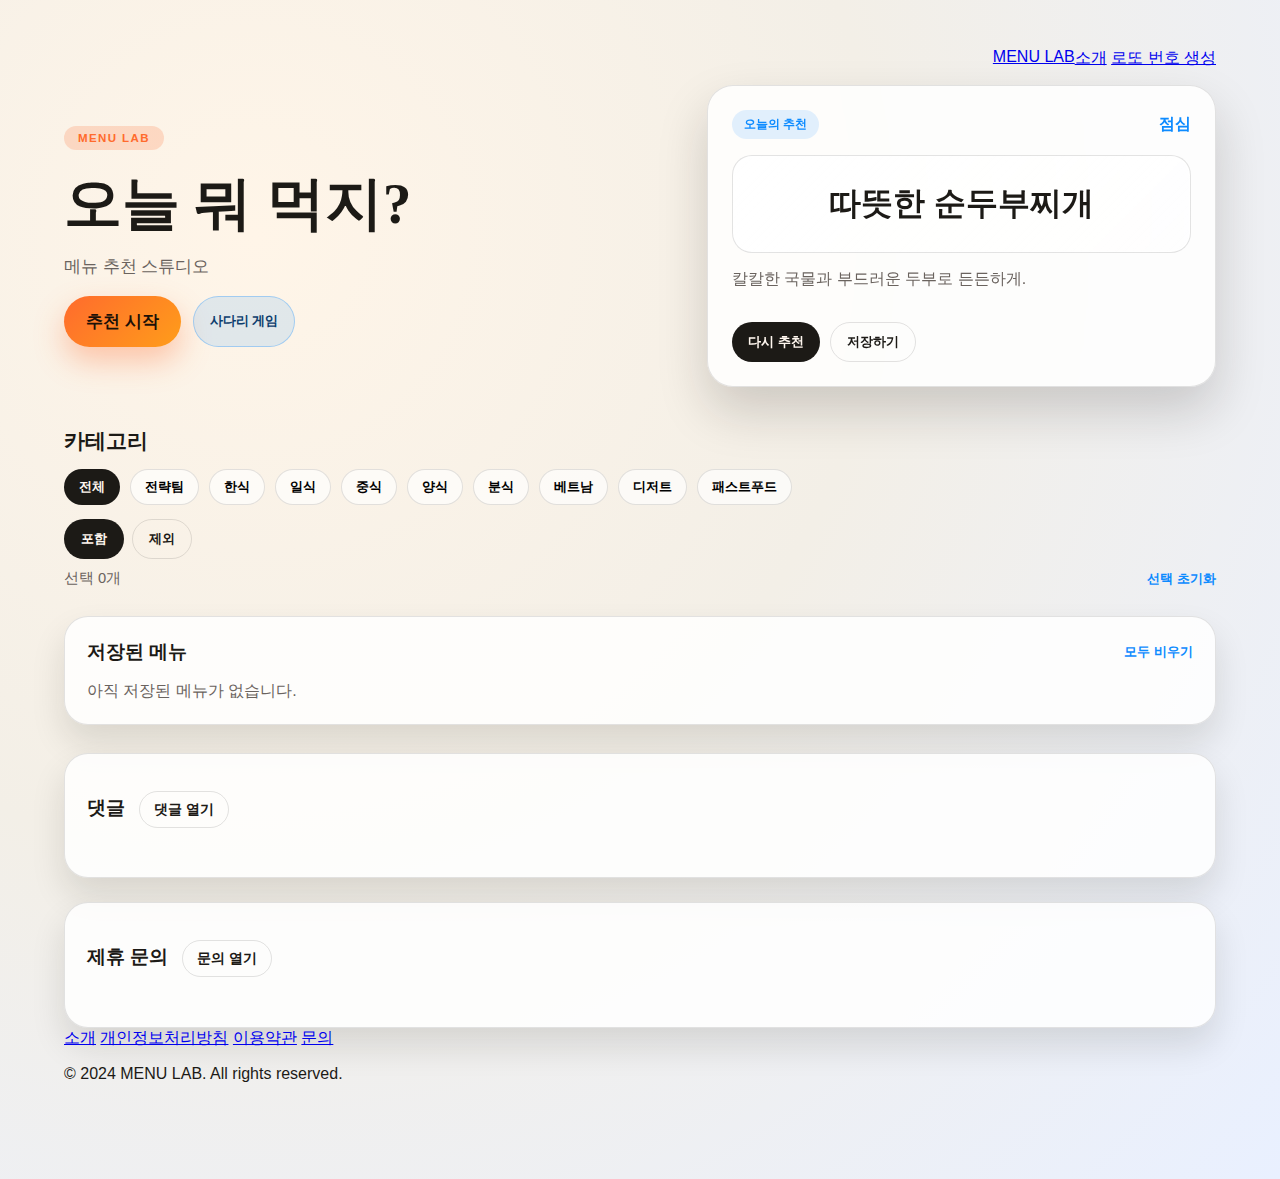
<file: index.html>
<!DOCTYPE html>
<html lang="ko">
<head>
    <meta charset="UTF-8">
    <meta name="viewport" content="width=device-width, initial-scale=1.0">
    <meta name="google-adsense-account" content="ca-pub-5902400587011193">
    <meta name="description" content="메뉴 추천, 사다리 게임, 저장 기능으로 오늘의 식사를 빠르게 정리하는 메뉴 추천 스튜디오입니다.">
    <meta property="og:title" content="메뉴 추천 스튜디오">
    <meta property="og:description" content="카테고리 필터, 사다리 게임, 저장 기능으로 오늘의 메뉴를 쉽고 빠르게 고르세요.">
    <meta property="og:type" content="website">
    <meta property="og:locale" content="ko_KR">
    <title>메뉴 추천 스튜디오</title>
    <link rel="stylesheet" href="menu.css">
    <script async src="https://pagead2.googlesyndication.com/pagead/js/adsbygoogle.js?client=ca-pub-5902400587011193"
     crossorigin="anonymous"></script>
</head>
<body>
    <div class="page">
        <div class="top-actions">
            <a class="brand-link" href="index.html">MENU LAB</a>
            <nav class="site-nav">
                <a class="nav-link" href="about.html">소개</a>
                <a class="nav-link" href="lotto.html">로또 번호 생성</a>
            </nav>
        </div>
        <header class="hero">
            <div class="hero-copy">
                <span class="badge">MENU LAB</span>
                <h1>오늘 뭐 먹지?</h1>
                <p>메뉴 추천 스튜디오</p>
                <div class="hero-actions">
                    <button class="btn primary big" id="recommend-btn">추천 시작</button>
                    <button class="btn ghost" id="ladder-open">사다리 게임</button>
                </div>
            </div>
            <div class="hero-card">
                <div class="hero-card-header">
                    <span class="pill">오늘의 추천</span>
                    <span class="hero-time" id="time-slot">점심</span>
                </div>
                <div class="slot-machine" id="slot-machine">
                    <div class="slot-window" id="slot-window">
                        <div class="slot-track" id="slot-track">
                            <h2 id="menu-title">따뜻한 순두부찌개</h2>
                        </div>
                    </div>
                    <div class="slot-fireworks" id="slot-fireworks">
                        <span></span><span></span><span></span><span></span><span></span><span></span>
                        <span></span><span></span><span></span><span></span><span></span><span></span>
                    </div>
                </div>
                <p id="menu-desc">칼칼한 국물과 부드러운 두부로 든든하게.</p>
                <div class="tag-row" id="menu-tags"></div>
                <div class="hero-card-actions">
                    <button class="btn subtle" id="reroll-btn">다시 추천</button>
                    <button class="btn outline" id="save-btn">저장하기</button>
                </div>
            </div>
        </header>

        <section class="filters">
            <div class="filter-header">
                <div class="filter-title">
                    <h3>카테고리</h3>
                </div>
            </div>
            <div class="filter-buttons" id="category-buttons">
                <button class="chip is-active" data-category="all">전체</button>
                <button class="chip" data-category="strategy">전략팀</button>
                <button class="chip" data-category="korean">한식</button>
                <button class="chip" data-category="japanese">일식</button>
                <button class="chip" data-category="chinese">중식</button>
                <button class="chip" data-category="western">양식</button>
                <button class="chip" data-category="street">분식</button>
                <button class="chip" data-category="vietnamese">베트남</button>
                <button class="chip" data-category="dessert">디저트</button>
                <button class="chip" data-category="fastfood">패스트푸드</button>
            </div>
            <div class="filter-actions">
                <div class="filter-toggle">
                    <button class="btn outline is-active" id="include-btn">포함</button>
                    <button class="btn outline" id="exclude-btn">제외</button>
                </div>
            </div>
            <div class="selection-bar">
                <span class="hint" id="selection-count">선택 0개</span>
                <button class="btn text" id="selection-reset">선택 초기화</button>
            </div>
        </section>

        <section class="menu-grid is-hidden" id="menu-grid"></section>

        <section class="saved">
            <div class="saved-header">
                <h3>저장된 메뉴</h3>
                <button class="btn text" id="clear-btn">모두 비우기</button>
            </div>
            <div class="saved-list" id="saved-list">
                <p class="empty-state">아직 저장된 메뉴가 없습니다.</p>
            </div>
        </section>

        <section class="comments">
            <div class="comments-header">
                <h3>댓글</h3>
                <button class="btn outline small" id="comments-toggle">댓글 열기</button>
            </div>
            <div id="disqus_thread" class="is-hidden"></div>
        </section>

        <section class="partner">
            <div class="partner-header">
                <h3>제휴 문의</h3>
                <button class="btn outline small" id="partner-toggle">문의 열기</button>
            </div>
            <form class="partner-form is-hidden" id="partner-form" action="https://formspree.io/f/xjggbznp" method="POST">
                <label>
                    <span>이름</span>
                    <input type="text" name="name" placeholder="담당자 이름" required>
                </label>
                <label>
                    <span>이메일</span>
                    <input type="email" name="email" placeholder="contact@email.com" required>
                </label>
                <label class="span-2">
                    <span>문의 내용</span>
                    <textarea name="message" rows="4" placeholder="간단한 제휴 내용을 적어주세요." required></textarea>
                </label>
                <button class="btn primary span-2" type="submit">제휴 문의 보내기</button>
            </form>
            <p class="form-note is-hidden">응답 확인을 위해 이메일을 정확히 입력해 주세요.</p>
            <p class="partner-status is-hidden" id="partner-status" role="status" aria-live="polite"></p>
        </section>

        <footer class="site-footer">
            <div class="footer-links">
                <a href="about.html">소개</a>
                <a href="privacy.html">개인정보처리방침</a>
                <a href="terms.html">이용약관</a>
                <a href="contact.html">문의</a>
            </div>
            <p class="footer-meta">© 2024 MENU LAB. All rights reserved.</p>
        </footer>
    </div>

    <div class="modal" id="ladder-modal" aria-hidden="true" role="dialog" aria-modal="true">
        <div class="modal-backdrop" data-close="true"></div>
        <div class="modal-card" role="document">
            <div class="modal-header">
                <div>
                    <span class="badge">MENU LAB</span>
                    <h3 id="ladder-title">카테고리 사다리 게임</h3>
                </div>
                <button class="btn text" id="ladder-close" aria-label="사다리 게임 닫기">닫기</button>
            </div>
            <p class="modal-desc" id="ladder-desc">시작 지점을 눌러 메뉴 결과를 확인하세요.</p>
            <div class="ladder-inputs">
                <div class="ladder-mode">
                    <button class="btn ghost ladder-mode-btn is-active" type="button" data-ladder-mode="auto">자동</button>
                    <button class="btn ghost ladder-mode-btn" type="button" data-ladder-mode="manual">수동</button>
                </div>
                <div class="ladder-section" data-ladder-section="auto">
                    <div class="ladder-input-group">
                        <div class="ladder-input-header">
                            <span>자동 카테고리</span>
                            <select class="ladder-select" id="ladder-category" aria-label="자동 사다리 카테고리"></select>
                        </div>
                    </div>
                    <div class="ladder-controls">
                        <button class="btn outline" id="ladder-reroll">사다리 다시 만들기</button>
                    </div>
                </div>
                <div class="ladder-section is-hidden" data-ladder-section="manual">
                    <div class="ladder-input-group">
                        <div class="ladder-input-header">
                            <span>수동 게임 수</span>
                            <select class="ladder-select" id="ladder-count" aria-label="수동 사다리 게임 수"></select>
                        </div>
                        <p class="ladder-hint">최대 12개까지 선택할 수 있습니다.</p>
                    </div>
                    <div class="ladder-input-group">
                        <div class="ladder-input-header">
                            <span>사다리 위(시작)</span>
                        </div>
                        <div class="ladder-input-list" id="ladder-top-list"></div>
                    </div>
                    <div class="ladder-input-group">
                        <div class="ladder-input-header">
                            <span>사다리 아래(도착)</span>
                        </div>
                        <div class="ladder-input-list" id="ladder-bottom-list"></div>
                    </div>
                    <button class="btn ghost small" id="ladder-manual">수동 사다리 만들기</button>
                </div>
            </div>
            <div class="ladder-board">
                <div class="ladder-labels ladder-top" id="ladder-top"></div>
                <canvas id="ladder-canvas" width="640" height="260"></canvas>
                <div class="ladder-labels ladder-bottom" id="ladder-bottom"></div>
            </div>
            <div class="ladder-result" id="ladder-result">결과가 여기에 표시됩니다.</div>
        </div>
    </div>

    <div class="modal result-modal" id="result-modal" aria-hidden="true" role="dialog" aria-modal="true">
        <div class="modal-backdrop" data-close="true"></div>
        <div class="modal-card result-card" role="document">
            <div class="celebration">
                <span></span><span></span><span></span><span></span><span></span><span></span>
                <span></span><span></span><span></span><span></span><span></span><span></span>
            </div>
            <div class="modal-header">
                <div>
                    <span class="badge">CONGRATS</span>
                    <h3>선택 완료!</h3>
                </div>
                <button class="btn text" id="result-close" aria-label="결과 닫기">닫기</button>
            </div>
            <div class="result-hero">
                <img id="result-image" alt="선택된 메뉴 이미지" />
                <div class="result-info">
                    <span class="pill" id="result-category">카테고리</span>
                    <h4 id="result-name">메뉴 이름</h4>
                    <p>오늘의 선택을 축하합니다. 맛있게 즐겨보세요!</p>
                </div>
            </div>
        </div>
    </div>

    <script src="menu.js"></script>
    <script>
        (function () {
            const d = document;
            const s = d.createElement('script');
            s.src = 'https://cpding.disqus.com/embed.js';
            s.setAttribute('data-timestamp', Date.now().toString());
            (d.head || d.body).appendChild(s);
        })();
    </script>
    <noscript>Please enable JavaScript to view the comments powered by Disqus.</noscript>
</body>
</html>
</file>
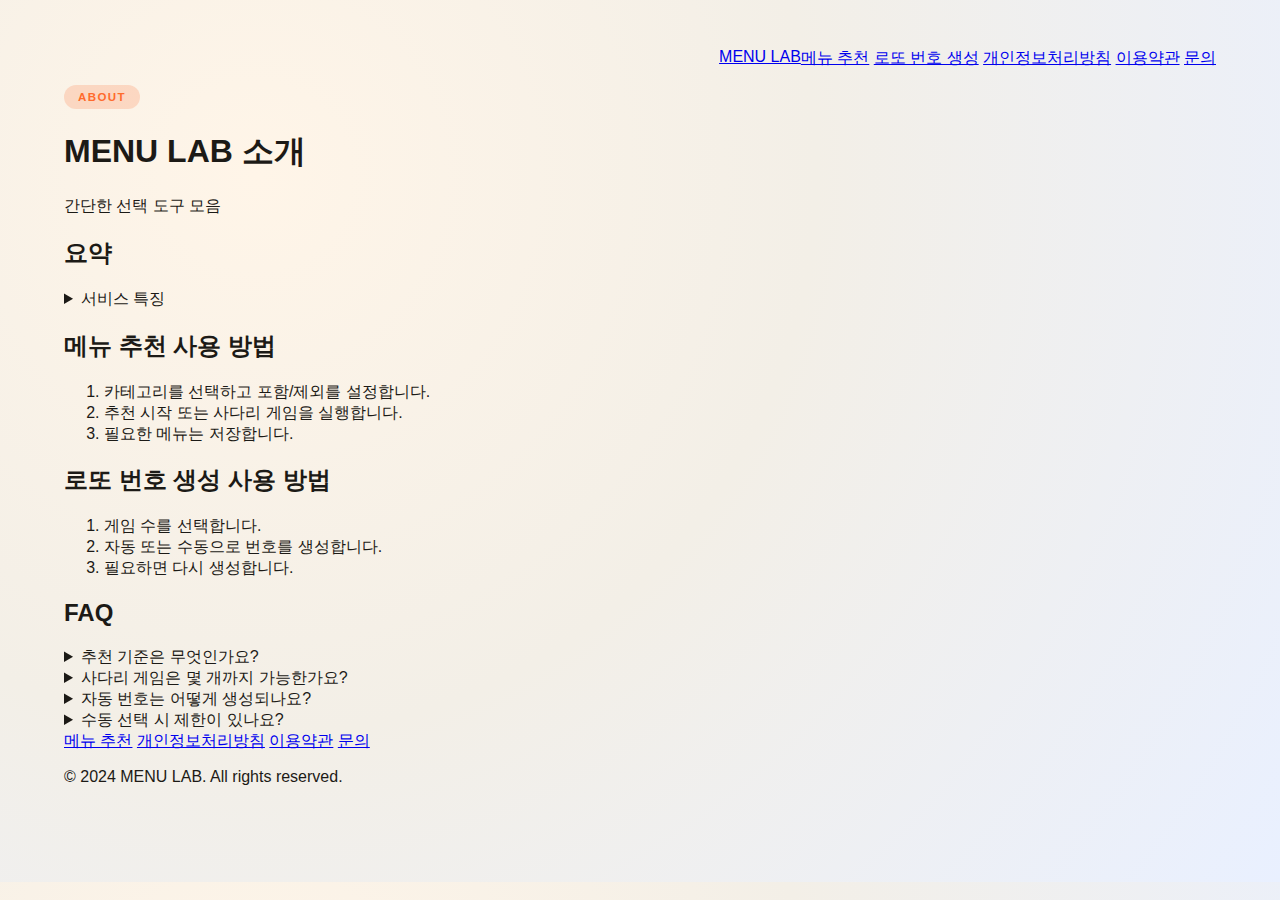
<file: about.html>
<!DOCTYPE html>
<html lang="ko">
<head>
    <meta charset="UTF-8">
    <meta name="viewport" content="width=device-width, initial-scale=1.0">
    <meta name="description" content="MENU LAB의 서비스 소개, 사용 방법, FAQ를 확인하세요.">
    <title>소개 - MENU LAB</title>
    <link rel="stylesheet" href="menu.css">
</head>
<body>
    <div class="page policy-page">
        <div class="top-actions">
            <a class="brand-link" href="index.html">MENU LAB</a>
            <nav class="site-nav">
                <a class="nav-link" href="index.html">메뉴 추천</a>
                <a class="nav-link" href="lotto.html">로또 번호 생성</a>
                <a class="nav-link" href="privacy.html">개인정보처리방침</a>
                <a class="nav-link" href="terms.html">이용약관</a>
                <a class="nav-link" href="contact.html">문의</a>
            </nav>
        </div>

        <header class="simple-hero">
            <span class="badge">ABOUT</span>
            <h1>MENU LAB 소개</h1>
            <p>간단한 선택 도구 모음</p>
        </header>

        <section class="content-block">
            <h2>요약</h2>
            <div class="faq-list">
                <details>
                    <summary>서비스 특징</summary>
                    <ul class="content-list">
                        <li>카테고리 기반 메뉴 추천</li>
                        <li>사다리 게임 지원</li>
                        <li>자동/수동 로또 번호 생성</li>
                    </ul>
                </details>
            </div>
        </section>

        <section class="content-block">
            <h2>메뉴 추천 사용 방법</h2>
            <ol class="steps">
                <li>카테고리를 선택하고 포함/제외를 설정합니다.</li>
                <li>추천 시작 또는 사다리 게임을 실행합니다.</li>
                <li>필요한 메뉴는 저장합니다.</li>
            </ol>
        </section>

        <section class="content-block">
            <h2>로또 번호 생성 사용 방법</h2>
            <ol class="steps">
                <li>게임 수를 선택합니다.</li>
                <li>자동 또는 수동으로 번호를 생성합니다.</li>
                <li>필요하면 다시 생성합니다.</li>
            </ol>
        </section>

        <section class="content-block">
            <h2>FAQ</h2>
            <div class="faq-list">
                <details>
                    <summary>추천 기준은 무엇인가요?</summary>
                    <p>선택한 카테고리와 포함/제외 목록을 기준으로 추천합니다.</p>
                </details>
                <details>
                    <summary>사다리 게임은 몇 개까지 가능한가요?</summary>
                    <p>자동은 최대 12개, 수동은 선택한 게임 수(최대 12개)로 진행됩니다.</p>
                </details>
                <details>
                    <summary>자동 번호는 어떻게 생성되나요?</summary>
                    <p>1~45 사이에서 중복 없이 6개를 선택합니다.</p>
                </details>
                <details>
                    <summary>수동 선택 시 제한이 있나요?</summary>
                    <p>6개 번호를 선택해야 합니다.</p>
                </details>
            </div>
        </section>

        <footer class="site-footer">
            <div class="footer-links">
                <a href="index.html">메뉴 추천</a>
                <a href="privacy.html">개인정보처리방침</a>
                <a href="terms.html">이용약관</a>
                <a href="contact.html">문의</a>
            </div>
            <p class="footer-meta">© 2024 MENU LAB. All rights reserved.</p>
        </footer>
    </div>
</body>
</html>
</file>
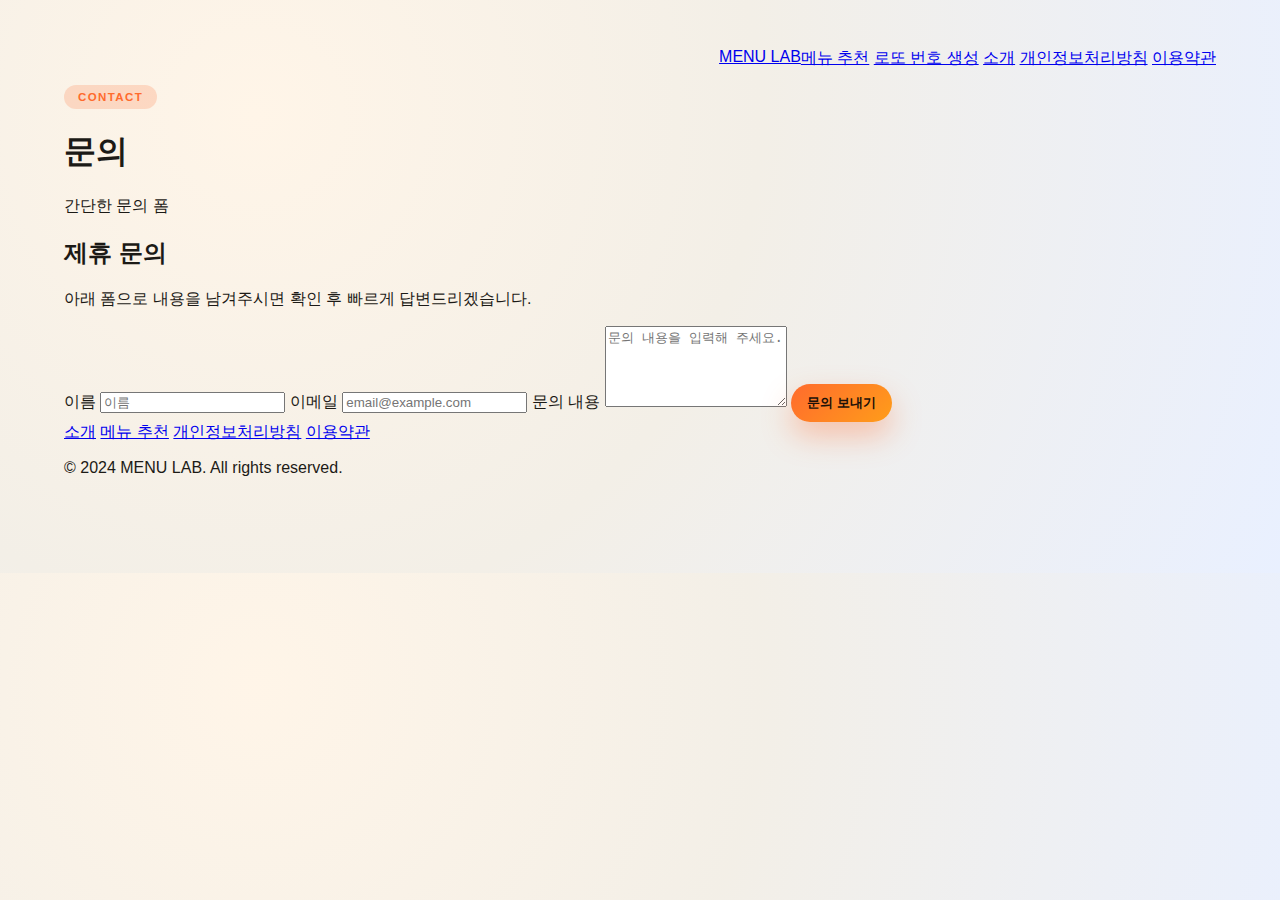
<file: contact.html>
<!DOCTYPE html>
<html lang="ko">
<head>
    <meta charset="UTF-8">
    <meta name="viewport" content="width=device-width, initial-scale=1.0">
    <meta name="description" content="MENU LAB 문의 및 연락처 안내">
    <title>문의 - MENU LAB</title>
    <link rel="stylesheet" href="menu.css">
</head>
<body>
    <div class="page policy-page">
        <div class="top-actions">
            <a class="brand-link" href="index.html">MENU LAB</a>
            <nav class="site-nav">
                <a class="nav-link" href="index.html">메뉴 추천</a>
                <a class="nav-link" href="lotto.html">로또 번호 생성</a>
                <a class="nav-link" href="about.html">소개</a>
                <a class="nav-link" href="privacy.html">개인정보처리방침</a>
                <a class="nav-link" href="terms.html">이용약관</a>
            </nav>
        </div>

        <header class="simple-hero">
            <span class="badge">CONTACT</span>
            <h1>문의</h1>
            <p>간단한 문의 폼</p>
        </header>

        <section class="content-block">
            <h2>제휴 문의</h2>
            <p>아래 폼으로 내용을 남겨주시면 확인 후 빠르게 답변드리겠습니다.</p>
            <form class="contact-form" action="https://formspree.io/f/xjggbznp" method="POST">
                <label>
                    <span>이름</span>
                    <input type="text" name="name" placeholder="이름" required>
                </label>
                <label>
                    <span>이메일</span>
                    <input type="email" name="email" placeholder="email@example.com" required>
                </label>
                <label>
                    <span>문의 내용</span>
                    <textarea name="message" rows="5" placeholder="문의 내용을 입력해 주세요." required></textarea>
                </label>
                <button class="btn primary" type="submit">문의 보내기</button>
            </form>
        </section>

        <footer class="site-footer">
            <div class="footer-links">
                <a href="about.html">소개</a>
                <a href="index.html">메뉴 추천</a>
                <a href="privacy.html">개인정보처리방침</a>
                <a href="terms.html">이용약관</a>
            </div>
            <p class="footer-meta">© 2024 MENU LAB. All rights reserved.</p>
        </footer>
    </div>
</body>
</html>
</file>
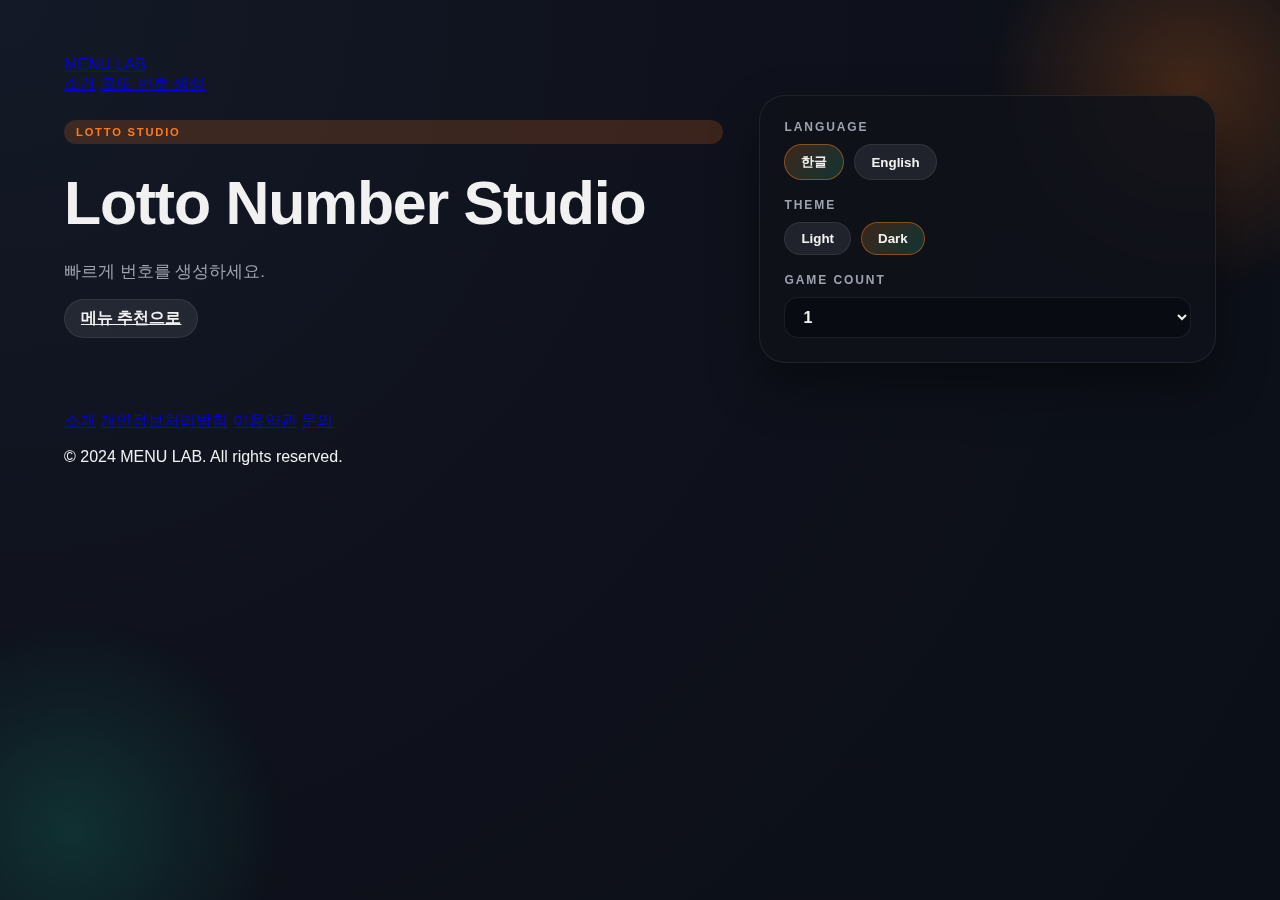
<file: lotto.html>
<!DOCTYPE html>
<html lang="ko">
<head>
    <meta charset="UTF-8">
    <meta name="viewport" content="width=device-width, initial-scale=1.0">
    <meta name="google-adsense-account" content="ca-pub-5902400587011193">
    <meta name="description" content="자동/수동으로 로또 번호를 생성하고 관리할 수 있는 로또 번호 스튜디오입니다.">
    <meta property="og:title" content="로또 번호 스튜디오">
    <meta property="og:description" content="게임 수를 선택해 자동 또는 수동으로 로또 번호를 생성하세요.">
    <meta property="og:type" content="website">
    <meta property="og:locale" content="ko_KR">
    <title>Lotto Number Studio</title>
    <link rel="stylesheet" href="style.css">
    <script async src="https://pagead2.googlesyndication.com/pagead/js/adsbygoogle.js?client=ca-pub-5902400587011193"
     crossorigin="anonymous"></script>
</head>
<body class="theme-dark">
    <div class="page">
        <div class="top-actions">
            <a class="brand-link" href="index.html">MENU LAB</a>
            <nav class="site-nav">
                <a class="nav-link" href="about.html">소개</a>
                <a class="nav-link" href="lotto.html">로또 번호 생성</a>
            </nav>
        </div>
        <header class="hero">
            <div class="hero-copy">
                <span class="badge">LOTTO STUDIO</span>
                <h1 data-i18n="title">Lotto Number Studio</h1>
                <p data-i18n="subtitle">빠르게 번호를 생성하세요.</p>
                <div class="hero-actions">
                    <a class="chip" href="index.html">메뉴 추천으로</a>
                </div>
            </div>
            <aside class="hero-panel">
                <div class="control-panel">
                    <div class="control-group">
                        <span class="control-label" data-i18n="language">Language</span>
                        <div class="control-buttons">
                        <button id="lang-ko" class="chip is-active">한글</button>
                        <button id="lang-en" class="chip">English</button>
                        </div>
                    </div>
                    <div class="control-group">
                        <span class="control-label" data-i18n="theme">Theme</span>
                        <div class="control-buttons">
                        <button id="theme-light" class="chip" data-i18n="lightMode">Light</button>
                        <button id="theme-dark" class="chip is-active" data-i18n="darkMode">Dark</button>
                        </div>
                    </div>
                    <div class="control-group">
                        <label class="control-label" for="game-count" data-i18n="gameCountLabel">Game Count</label>
                        <select id="game-count">
                            <option value="1">1</option>
                            <option value="2">2</option>
                            <option value="3">3</option>
                            <option value="4">4</option>
                            <option value="5">5</option>
                        </select>
                    </div>
                </div>
            </aside>
        </header>

        <section class="game-section">
            <div id="games" class="game-grid"></div>
        </section>

        <footer class="site-footer">
            <div class="footer-links">
                <a href="about.html">소개</a>
                <a href="privacy.html">개인정보처리방침</a>
                <a href="terms.html">이용약관</a>
                <a href="contact.html">문의</a>
            </div>
            <p class="footer-meta">© 2024 MENU LAB. All rights reserved.</p>
        </footer>
    </div>

    <div class="modal" id="manual-modal" aria-hidden="true">
        <div class="modal-card">
            <div class="modal-header">
                <h2 id="modal-title" data-i18n="modalTitle">Select 6 Numbers</h2>
                <button class="icon-btn" id="modal-close" aria-label="Close">×</button>
            </div>
            <div id="number-grid" class="number-grid"></div>
            <div class="modal-actions">
                <button id="modal-confirm" class="btn primary" data-i18n="confirm">Confirm</button>
                <button id="modal-cancel" class="btn ghost" data-i18n="cancel">Cancel</button>
            </div>
        </div>
    </div>

    <script src="main.js"></script>
</body>
</html>
</file>
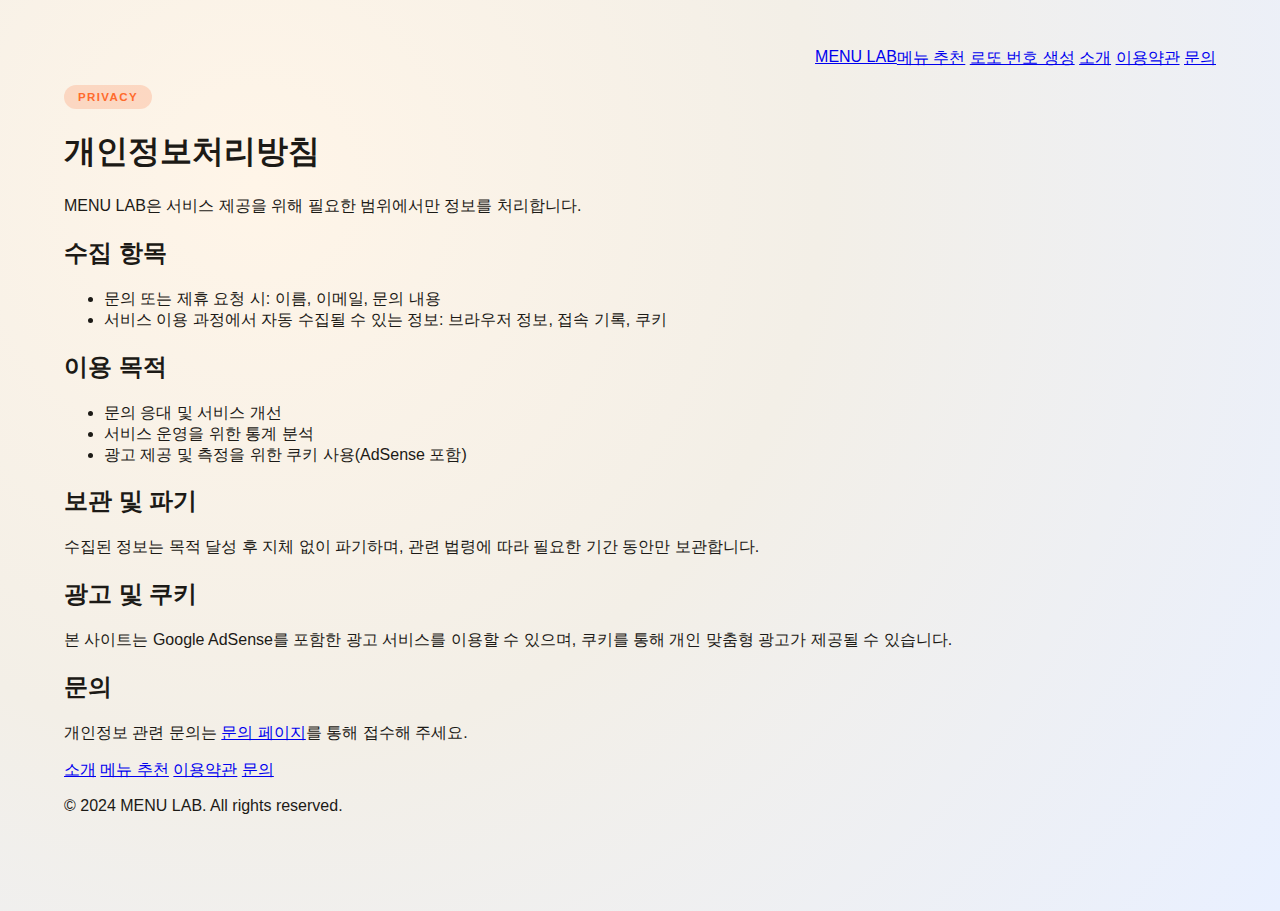
<file: privacy.html>
<!DOCTYPE html>
<html lang="ko">
<head>
    <meta charset="UTF-8">
    <meta name="viewport" content="width=device-width, initial-scale=1.0">
    <meta name="description" content="MENU LAB 개인정보처리방침">
    <title>개인정보처리방침 - MENU LAB</title>
    <link rel="stylesheet" href="menu.css">
</head>
<body>
    <div class="page policy-page">
        <div class="top-actions">
            <a class="brand-link" href="index.html">MENU LAB</a>
            <nav class="site-nav">
                <a class="nav-link" href="index.html">메뉴 추천</a>
                <a class="nav-link" href="lotto.html">로또 번호 생성</a>
                <a class="nav-link" href="about.html">소개</a>
                <a class="nav-link" href="terms.html">이용약관</a>
                <a class="nav-link" href="contact.html">문의</a>
            </nav>
        </div>

        <header class="simple-hero">
            <span class="badge">PRIVACY</span>
            <h1>개인정보처리방침</h1>
            <p>MENU LAB은 서비스 제공을 위해 필요한 범위에서만 정보를 처리합니다.</p>
        </header>

        <section class="content-block">
            <h2>수집 항목</h2>
            <ul class="content-list">
                <li>문의 또는 제휴 요청 시: 이름, 이메일, 문의 내용</li>
                <li>서비스 이용 과정에서 자동 수집될 수 있는 정보: 브라우저 정보, 접속 기록, 쿠키</li>
            </ul>
        </section>

        <section class="content-block">
            <h2>이용 목적</h2>
            <ul class="content-list">
                <li>문의 응대 및 서비스 개선</li>
                <li>서비스 운영을 위한 통계 분석</li>
                <li>광고 제공 및 측정을 위한 쿠키 사용(AdSense 포함)</li>
            </ul>
        </section>

        <section class="content-block">
            <h2>보관 및 파기</h2>
            <p>수집된 정보는 목적 달성 후 지체 없이 파기하며, 관련 법령에 따라 필요한 기간 동안만 보관합니다.</p>
        </section>

        <section class="content-block">
            <h2>광고 및 쿠키</h2>
            <p>본 사이트는 Google AdSense를 포함한 광고 서비스를 이용할 수 있으며, 쿠키를 통해 개인 맞춤형 광고가 제공될 수 있습니다.</p>
        </section>

        <section class="content-block">
            <h2>문의</h2>
            <p>개인정보 관련 문의는 <a href="contact.html">문의 페이지</a>를 통해 접수해 주세요.</p>
        </section>

        <footer class="site-footer">
            <div class="footer-links">
                <a href="about.html">소개</a>
                <a href="index.html">메뉴 추천</a>
                <a href="terms.html">이용약관</a>
                <a href="contact.html">문의</a>
            </div>
            <p class="footer-meta">© 2024 MENU LAB. All rights reserved.</p>
        </footer>
    </div>
</body>
</html>
</file>
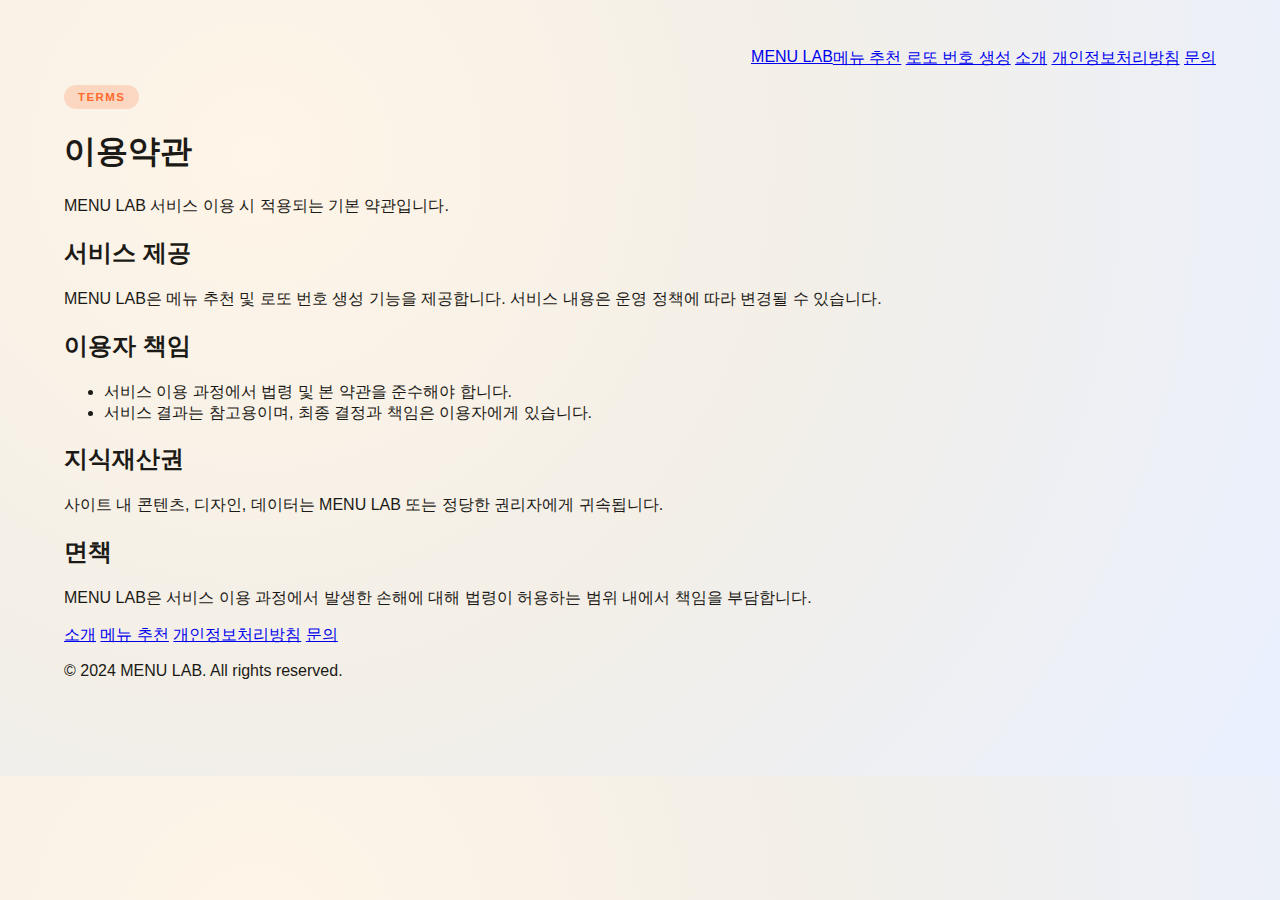
<file: terms.html>
<!DOCTYPE html>
<html lang="ko">
<head>
    <meta charset="UTF-8">
    <meta name="viewport" content="width=device-width, initial-scale=1.0">
    <meta name="description" content="MENU LAB 이용약관">
    <title>이용약관 - MENU LAB</title>
    <link rel="stylesheet" href="menu.css">
</head>
<body>
    <div class="page policy-page">
        <div class="top-actions">
            <a class="brand-link" href="index.html">MENU LAB</a>
            <nav class="site-nav">
                <a class="nav-link" href="index.html">메뉴 추천</a>
                <a class="nav-link" href="lotto.html">로또 번호 생성</a>
                <a class="nav-link" href="about.html">소개</a>
                <a class="nav-link" href="privacy.html">개인정보처리방침</a>
                <a class="nav-link" href="contact.html">문의</a>
            </nav>
        </div>

        <header class="simple-hero">
            <span class="badge">TERMS</span>
            <h1>이용약관</h1>
            <p>MENU LAB 서비스 이용 시 적용되는 기본 약관입니다.</p>
        </header>

        <section class="content-block">
            <h2>서비스 제공</h2>
            <p>MENU LAB은 메뉴 추천 및 로또 번호 생성 기능을 제공합니다. 서비스 내용은 운영 정책에 따라 변경될 수 있습니다.</p>
        </section>

        <section class="content-block">
            <h2>이용자 책임</h2>
            <ul class="content-list">
                <li>서비스 이용 과정에서 법령 및 본 약관을 준수해야 합니다.</li>
                <li>서비스 결과는 참고용이며, 최종 결정과 책임은 이용자에게 있습니다.</li>
            </ul>
        </section>

        <section class="content-block">
            <h2>지식재산권</h2>
            <p>사이트 내 콘텐츠, 디자인, 데이터는 MENU LAB 또는 정당한 권리자에게 귀속됩니다.</p>
        </section>

        <section class="content-block">
            <h2>면책</h2>
            <p>MENU LAB은 서비스 이용 과정에서 발생한 손해에 대해 법령이 허용하는 범위 내에서 책임을 부담합니다.</p>
        </section>

        <footer class="site-footer">
            <div class="footer-links">
                <a href="about.html">소개</a>
                <a href="index.html">메뉴 추천</a>
                <a href="privacy.html">개인정보처리방침</a>
                <a href="contact.html">문의</a>
            </div>
            <p class="footer-meta">© 2024 MENU LAB. All rights reserved.</p>
        </footer>
    </div>
</body>
</html>
</file>
<file: menu.css>
:root {
    --font-display: "Playfair Display", "Times New Roman", serif;
    --font-body: "Space Grotesk", "Segoe UI", sans-serif;
    --ink: #1c1a16;
    --muted: #6a635e;
    --brand: #ff6b2d;
    --brand-2: #0d8bff;
    --card: rgba(255, 255, 255, 0.84);
    --line: rgba(28, 26, 22, 0.12);
    --shadow: rgba(26, 24, 20, 0.18);
    --bg: radial-gradient(circle at 20% 20%, #fff5e8 0%, #f3efe7 45%, #e9f0ff 100%);
}

* {
    box-sizing: border-box;
}

body {
    margin: 0;
    font-family: var(--font-body);
    background: var(--bg);
    color: var(--ink);
}

.page {
    max-width: 1200px;
    margin: 0 auto;
    padding: 48px 24px 80px;
}

.top-actions {
    display: flex;
    justify-content: flex-end;
    margin-bottom: 16px;
}

.hero {
    display: grid;
    grid-template-columns: minmax(260px, 1.2fr) minmax(280px, 1fr);
    gap: 32px;
    align-items: center;
    margin-bottom: 40px;
}

.hero-copy h1 {
    font-family: var(--font-display);
    font-size: clamp(2.6rem, 2vw + 2.2rem, 3.6rem);
    margin: 16px 0 12px;
}

.hero-copy p {
    margin: 0;
    color: var(--muted);
    font-size: 1.05rem;
}

.hero-actions {
    display: flex;
    gap: 12px;
    margin-top: 18px;
    flex-wrap: wrap;
}

.badge {
    display: inline-flex;
    align-items: center;
    padding: 6px 14px;
    border-radius: 999px;
    background: rgba(255, 107, 45, 0.2);
    color: var(--brand);
    font-weight: 700;
    letter-spacing: 0.12em;
    font-size: 0.72rem;
}

.hero-card {
    background: var(--card);
    border-radius: 26px;
    padding: 24px;
    border: 1px solid var(--line);
    box-shadow: 0 24px 50px var(--shadow);
    backdrop-filter: blur(16px);
    display: grid;
    gap: 16px;
}

.hero-card h2 {
    font-size: 2rem;
    margin: 0;
}

.hero-card p {
    color: var(--muted);
    margin: 0;
}

.slot-machine {
    position: relative;
}

.slot-window {
    border-radius: 20px;
    padding: 16px 20px;
    background: linear-gradient(135deg, rgba(255, 255, 255, 0.85), rgba(255, 255, 255, 0.6));
    border: 1px solid var(--line);
    box-shadow: inset 0 0 0 1px rgba(255, 255, 255, 0.6);
    overflow: hidden;
}

.slot-track {
    display: grid;
    place-items: center;
    min-height: 64px;
}

.slot-machine.is-spinning .slot-window {
    animation: slotShake 0.3s ease-in-out infinite;
    filter: brightness(1.02);
}

.slot-machine.is-spinning #menu-title {
    animation: slotBlink 0.3s linear infinite;
}

.slot-machine.is-winner .slot-window {
    animation: slotWin 0.9s ease;
    box-shadow: 0 0 0 3px rgba(13, 139, 255, 0.2), 0 20px 40px rgba(13, 139, 255, 0.25);
}

.slot-machine.is-winner #menu-title {
    animation: slotPop 0.9s ease;
    color: #0c3d6d;
}

.slot-fireworks {
    position: absolute;
    inset: -10px;
    pointer-events: none;
    overflow: hidden;
    opacity: 0;
}

.slot-fireworks span {
    position: absolute;
    width: 8px;
    height: 14px;
    border-radius: 3px;
    background: #ff6b2d;
    opacity: 0;
}

.slot-fireworks span:nth-child(even) {
    background: #0d8bff;
}

.slot-machine.is-winner .slot-fireworks {
    opacity: 1;
}

.slot-machine.is-winner .slot-fireworks span {
    animation: slotConfetti 1.4s ease forwards;
}

.slot-fireworks span:nth-child(1) { left: 10%; top: 0%; animation-delay: 0s; }
.slot-fireworks span:nth-child(2) { left: 22%; top: -10%; animation-delay: 0.05s; }
.slot-fireworks span:nth-child(3) { left: 34%; top: -4%; animation-delay: 0.1s; }
.slot-fireworks span:nth-child(4) { left: 46%; top: -14%; animation-delay: 0.15s; }
.slot-fireworks span:nth-child(5) { left: 58%; top: -6%; animation-delay: 0.2s; }
.slot-fireworks span:nth-child(6) { left: 70%; top: -12%; animation-delay: 0.25s; }
.slot-fireworks span:nth-child(7) { left: 82%; top: -2%; animation-delay: 0.3s; }
.slot-fireworks span:nth-child(8) { left: 16%; top: -18%; animation-delay: 0.35s; }
.slot-fireworks span:nth-child(9) { left: 50%; top: -20%; animation-delay: 0.4s; }
.slot-fireworks span:nth-child(10) { left: 90%; top: -16%; animation-delay: 0.45s; }
.slot-fireworks span:nth-child(11) { left: 38%; top: -22%; animation-delay: 0.5s; }
.slot-fireworks span:nth-child(12) { left: 66%; top: -24%; animation-delay: 0.55s; }

.hero-card-header {
    display: flex;
    justify-content: space-between;
    align-items: center;
}

.hero-time {
    font-weight: 600;
    color: var(--brand-2);
}

.pill {
    background: rgba(13, 139, 255, 0.12);
    padding: 6px 12px;
    border-radius: 999px;
    font-size: 0.75rem;
    font-weight: 600;
    color: var(--brand-2);
}

.hero-card-actions {
    display: flex;
    gap: 10px;
    flex-wrap: wrap;
}

.btn {
    border: none;
    padding: 10px 16px;
    border-radius: 999px;
    font-weight: 600;
    cursor: pointer;
    transition: transform 0.2s ease, box-shadow 0.2s ease;
    text-decoration: none;
    display: inline-flex;
    align-items: center;
    justify-content: center;
}

.btn.primary {
    background: linear-gradient(135deg, #ff6b2d, #ff9d1a);
    color: #1c1108;
    box-shadow: 0 14px 30px rgba(255, 107, 45, 0.35);
}

.btn.ghost {
    background: rgba(13, 139, 255, 0.12);
    color: #0c3d6d;
    border: 1px solid rgba(13, 139, 255, 0.3);
}

.btn.subtle {
    background: #1c1a16;
    color: #fff7ef;
}

.btn.outline {
    background: transparent;
    border: 1px solid var(--line);
    color: var(--ink);
}

.btn.text {
    background: none;
    color: var(--brand-2);
    padding: 0;
}

.btn.small {
    padding: 8px 14px;
    font-size: 0.9rem;
}

.btn.big {
    padding: 14px 22px;
    font-size: 1.05rem;
}

.btn:hover {
    transform: translateY(-2px);
}

.btn:disabled {
    opacity: 0.6;
    cursor: not-allowed;
    transform: none;
}

.filters {
    margin-bottom: 28px;
}

.filter-header {
    display: flex;
    align-items: center;
    justify-content: space-between;
    gap: 14px;
    margin-bottom: 14px;
    flex-wrap: wrap;
}

.filter-title {
    display: flex;
    align-items: baseline;
    gap: 14px;
    flex-wrap: wrap;
}

.filter-header h3 {
    margin: 0;
    font-size: 1.3rem;
}

.hint {
    color: var(--muted);
    font-size: 0.92rem;
}

.filter-buttons {
    display: flex;
    gap: 10px;
    flex-wrap: wrap;
}

.filter-actions {
    margin-top: 14px;
    display: flex;
    align-items: center;
    justify-content: space-between;
    gap: 12px;
    flex-wrap: wrap;
}

.filter-toggle {
    display: flex;
    gap: 8px;
}

.filter-toggle .btn.is-active {
    background: #1c1a16;
    color: #fff7ef;
    border-color: transparent;
}

.selection-bar {
    margin-top: 10px;
    display: flex;
    align-items: center;
    justify-content: space-between;
    gap: 12px;
    flex-wrap: wrap;
}

.chip {
    border: 1px solid var(--line);
    padding: 8px 14px;
    border-radius: 999px;
    background: rgba(255, 255, 255, 0.65);
    cursor: pointer;
    font-weight: 600;
}

.chip.is-active {
    background: #1c1a16;
    color: #fff7ef;
}

.menu-grid {
    display: grid;
    grid-template-columns: repeat(auto-fit, minmax(220px, 1fr));
    gap: 20px;
    margin-bottom: 36px;
}

.menu-grid.is-hidden {
    display: none;
}

.menu-card {
    background: var(--card);
    border-radius: 20px;
    padding: 18px;
    border: 1px solid var(--line);
    box-shadow: 0 16px 28px rgba(26, 24, 20, 0.1);
    display: grid;
    gap: 10px;
    cursor: pointer;
    transition: transform 0.2s ease, box-shadow 0.2s ease;
}

.menu-card.is-selected {
    border-color: rgba(13, 139, 255, 0.6);
    box-shadow: 0 18px 36px rgba(13, 139, 255, 0.2);
    animation: selectPulse 0.6s ease;
}

.menu-card:hover {
    transform: translateY(-4px);
    box-shadow: 0 20px 34px rgba(26, 24, 20, 0.16);
}

.menu-card h4 {
    margin: 0;
    font-size: 1.2rem;
}

.menu-card p {
    margin: 0;
    color: var(--muted);
    font-size: 0.95rem;
}

.tag-row {
    display: flex;
    gap: 8px;
    flex-wrap: wrap;
}

.tag {
    font-size: 0.75rem;
    padding: 4px 10px;
    border-radius: 999px;
    background: rgba(255, 107, 45, 0.14);
    color: var(--brand);
    font-weight: 600;
}

.saved {
    background: var(--card);
    border-radius: 24px;
    padding: 22px;
    border: 1px solid var(--line);
    box-shadow: 0 18px 34px rgba(26, 24, 20, 0.12);
}

.comments {
    margin-top: 28px;
    background: var(--card);
    border-radius: 24px;
    padding: 22px;
    border: 1px solid var(--line);
    box-shadow: 0 18px 34px rgba(26, 24, 20, 0.12);
}

.comments-header {
    display: flex;
    align-items: baseline;
    gap: 14px;
    margin-bottom: 16px;
    flex-wrap: wrap;
}

.partner {
    margin-top: 24px;
    background: var(--card);
    border-radius: 24px;
    padding: 22px;
    border: 1px solid var(--line);
    box-shadow: 0 18px 34px rgba(26, 24, 20, 0.12);
}

.partner-header {
    display: flex;
    align-items: baseline;
    gap: 14px;
    margin-bottom: 16px;
    flex-wrap: wrap;
}

.partner-form {
    display: grid;
    grid-template-columns: repeat(2, minmax(0, 1fr));
    gap: 14px;
    background: rgba(255, 255, 255, 0.6);
    border-radius: 20px;
    padding: 18px;
    border: 1px solid rgba(28, 26, 22, 0.08);
}

.partner-form label {
    display: grid;
    gap: 8px;
    font-weight: 600;
}

.partner-form label span {
    color: var(--muted);
    font-size: 0.9rem;
    letter-spacing: 0.02em;
}

.partner-form input,
.partner-form textarea {
    border: 1px solid var(--line);
    border-radius: 14px;
    padding: 10px 12px;
    font-family: var(--font-body);
    font-size: 0.95rem;
    background: rgba(255, 255, 255, 0.8);
    color: var(--ink);
    transition: border-color 0.2s ease, box-shadow 0.2s ease, background 0.2s ease;
}

.partner-form input::placeholder,
.partner-form textarea::placeholder {
    color: rgba(106, 99, 94, 0.7);
}

.partner-form textarea {
    resize: vertical;
    min-height: 120px;
}

.partner-form input:focus,
.partner-form textarea:focus {
    outline: none;
    border-color: rgba(13, 139, 255, 0.5);
    box-shadow: 0 0 0 3px rgba(13, 139, 255, 0.15);
    background: #fff;
}

.partner-form .span-2 {
    grid-column: span 2;
}

.partner-form .btn {
    justify-self: start;
    padding: 12px 20px;
}

.form-note {
    margin: 12px 0 0;
    color: var(--muted);
    font-size: 0.9rem;
}

.partner-status {
    margin: 12px 0 0;
    color: #0c3d6d;
    font-weight: 600;
}

.partner-status.is-error {
    color: #b44a2a;
}

.is-hidden {
    display: none;
}

.saved-header {
    display: flex;
    justify-content: space-between;
    align-items: center;
    margin-bottom: 16px;
}

.saved-header h3 {
    margin: 0;
}

.saved-list {
    display: grid;
    gap: 12px;
}

.saved-item {
    padding: 12px 14px;
    border-radius: 16px;
    background: rgba(255, 255, 255, 0.7);
    border: 1px solid var(--line);
    display: grid;
    gap: 8px;
}

.saved-item span {
    display: block;
    color: var(--muted);
    font-size: 0.9rem;
}

.empty-state {
    margin: 0;
    color: var(--muted);
}

.modal {
    position: fixed;
    inset: 0;
    display: none;
    align-items: center;
    justify-content: center;
    z-index: 40;
}

.modal.is-open {
    display: flex;
}

.modal-backdrop {
    position: absolute;
    inset: 0;
    background: rgba(28, 26, 22, 0.5);
    backdrop-filter: blur(6px);
}

.modal-card {
    position: relative;
    width: min(92vw, 860px);
    max-height: 90vh;
    overflow: auto;
    background: var(--card);
    border-radius: 24px;
    padding: 24px;
    border: 1px solid var(--line);
    box-shadow: 0 24px 60px var(--shadow);
    display: grid;
    gap: 16px;
}

.result-modal {
    z-index: 50;
}

.result-card {
    width: min(92vw, 720px);
}

.modal-header {
    display: flex;
    justify-content: space-between;
    align-items: flex-start;
    gap: 16px;
}

.modal-header h3 {
    margin: 10px 0 0;
    font-size: 1.4rem;
}

.modal-desc {
    margin: 0;
    color: var(--muted);
}

.ladder-inputs {
    display: grid;
    gap: 12px;
    background: rgba(255, 255, 255, 0.7);
    border-radius: 18px;
    padding: 14px;
    border: 1px solid rgba(28, 26, 22, 0.08);
}

.ladder-inputs span {
    display: block;
    color: var(--muted);
    font-size: 0.9rem;
    font-weight: 600;
}

.ladder-input-group {
    display: grid;
    gap: 10px;
}

.ladder-input-header {
    display: flex;
    align-items: center;
    justify-content: space-between;
    gap: 10px;
}

.ladder-input-list {
    display: grid;
    gap: 8px;
}

.ladder-input-list input {
    width: 100%;
    border: 1px solid var(--line);
    border-radius: 12px;
    padding: 10px 12px;
    font-family: var(--font-body);
    font-size: 0.95rem;
    background: rgba(255, 255, 255, 0.85);
    color: var(--ink);
}

.ladder-input-list input:focus {
    outline: none;
    border-color: rgba(13, 139, 255, 0.5);
    box-shadow: 0 0 0 3px rgba(13, 139, 255, 0.12);
    background: #fff;
}

.ladder-controls {
    display: flex;
    justify-content: flex-end;
}

.ladder-board {
    border-radius: 18px;
    border: 1px solid var(--line);
    padding: 16px;
    background: rgba(255, 255, 255, 0.75);
    display: grid;
    gap: 12px;
}

.ladder-labels {
    display: grid;
    grid-template-columns: repeat(var(--ladder-columns, 2), minmax(0, 1fr));
    gap: 8px;
}

.ladder-start {
    background: rgba(13, 139, 255, 0.12);
    border: 1px solid rgba(13, 139, 255, 0.3);
    color: #0c3d6d;
    border-radius: 999px;
    padding: 6px 10px;
    font-weight: 600;
    cursor: pointer;
}

.ladder-start:disabled {
    opacity: 0.55;
    cursor: progress;
}

.ladder-start.is-active {
    background: #1c1a16;
    color: #fff7ef;
}

.ladder-end {
    padding: 6px 10px;
    border-radius: 999px;
    background: rgba(255, 107, 45, 0.12);
    color: var(--brand);
    font-weight: 600;
    text-align: center;
}

.ladder-end.is-reveal {
    animation: ladderPulse 0.8s ease;
    box-shadow: 0 10px 24px rgba(255, 107, 45, 0.25);
}

#ladder-canvas {
    width: 100%;
    height: 260px;
    display: block;
}

.ladder-result {
    padding: 12px 16px;
    border-radius: 14px;
    background: rgba(13, 139, 255, 0.1);
    color: #0c3d6d;
    font-weight: 600;
    text-align: center;
}

.ladder-result.is-reveal {
    animation: ladderGlow 0.9s ease;
    background: linear-gradient(135deg, rgba(255, 107, 45, 0.18), rgba(13, 139, 255, 0.2));
    color: #1c1a16;
    box-shadow: 0 18px 36px rgba(13, 139, 255, 0.25);
}

.result-hero {
    display: grid;
    grid-template-columns: minmax(0, 1fr) minmax(0, 1fr);
    gap: 18px;
    align-items: center;
}

.result-hero img {
    width: 100%;
    border-radius: 20px;
    border: 1px solid var(--line);
    box-shadow: 0 16px 30px rgba(26, 24, 20, 0.18);
    background: #fff;
}

.result-info h4 {
    margin: 14px 0 8px;
    font-size: 1.6rem;
}

.result-info p {
    margin: 0;
    color: var(--muted);
}

.celebration {
    position: absolute;
    inset: 0;
    pointer-events: none;
    overflow: hidden;
}

.celebration span {
    position: absolute;
    width: 10px;
    height: 16px;
    border-radius: 4px;
    opacity: 0;
    animation: confetti 1.6s ease forwards;
}

.celebration span:nth-child(odd) {
    background: #ff6b2d;
}

.celebration span:nth-child(even) {
    background: #0d8bff;
}

.result-modal.is-open .celebration span {
    opacity: 1;
}

.celebration span:nth-child(1) { left: 8%; top: -10%; animation-delay: 0s; }
.celebration span:nth-child(2) { left: 18%; top: -20%; animation-delay: 0.05s; }
.celebration span:nth-child(3) { left: 28%; top: -15%; animation-delay: 0.1s; }
.celebration span:nth-child(4) { left: 38%; top: -25%; animation-delay: 0.15s; }
.celebration span:nth-child(5) { left: 48%; top: -18%; animation-delay: 0.2s; }
.celebration span:nth-child(6) { left: 58%; top: -30%; animation-delay: 0.25s; }
.celebration span:nth-child(7) { left: 68%; top: -12%; animation-delay: 0.3s; }
.celebration span:nth-child(8) { left: 78%; top: -22%; animation-delay: 0.35s; }
.celebration span:nth-child(9) { left: 88%; top: -16%; animation-delay: 0.4s; }
.celebration span:nth-child(10) { left: 12%; top: -28%; animation-delay: 0.45s; }
.celebration span:nth-child(11) { left: 52%; top: -24%; animation-delay: 0.5s; }
.celebration span:nth-child(12) { left: 92%; top: -26%; animation-delay: 0.55s; }

@keyframes ladderGlow {
    0% {
        transform: scale(0.96);
        box-shadow: 0 0 0 rgba(13, 139, 255, 0);
        opacity: 0.5;
    }
    60% {
        transform: scale(1.04);
        box-shadow: 0 18px 36px rgba(13, 139, 255, 0.35);
        opacity: 1;
    }
    100% {
        transform: scale(1);
        box-shadow: 0 18px 36px rgba(13, 139, 255, 0.25);
    }
}

@keyframes ladderPulse {
    0% {
        transform: scale(0.96);
        opacity: 0.6;
    }
    60% {
        transform: scale(1.06);
        opacity: 1;
    }
    100% {
        transform: scale(1);
    }
}

@keyframes slotShake {
    0% {
        transform: translateY(0);
    }
    50% {
        transform: translateY(-2px);
    }
    100% {
        transform: translateY(0);
    }
}

@keyframes slotBlink {
    0% {
        opacity: 0.35;
    }
    100% {
        opacity: 1;
    }
}

@keyframes slotPop {
    0% {
        transform: scale(0.9);
        opacity: 0.6;
    }
    60% {
        transform: scale(1.08);
        opacity: 1;
    }
    100% {
        transform: scale(1);
    }
}

@keyframes slotWin {
    0% {
        transform: scale(0.98);
    }
    60% {
        transform: scale(1.04);
    }
    100% {
        transform: scale(1);
    }
}

@keyframes slotConfetti {
    0% {
        transform: translateY(0) rotate(0deg);
        opacity: 0;
    }
    20% {
        opacity: 1;
    }
    100% {
        transform: translateY(180px) rotate(220deg);
        opacity: 0;
    }
}

@keyframes selectPulse {
    0% {
        transform: scale(0.98);
    }
    60% {
        transform: scale(1.02);
    }
    100% {
        transform: scale(1);
    }
}

@keyframes confetti {
    0% {
        transform: translateY(0) rotate(0deg);
        opacity: 0;
    }
    20% {
        opacity: 1;
    }
    100% {
        transform: translateY(420px) rotate(220deg);
        opacity: 0;
    }
}

@media (max-width: 900px) {
    .hero {
        grid-template-columns: 1fr;
    }

    .ladder-controls {
        justify-content: stretch;
    }

    .result-hero {
        grid-template-columns: 1fr;
    }

    .partner-form {
        grid-template-columns: 1fr;
    }

    .partner-form .span-2 {
        grid-column: auto;
    }
}
</file>
<file: style.css>
:root {
    --font-main: "Manrope", "Segoe UI", sans-serif;
    --font-display: "Sora", "Manrope", sans-serif;
    --color-ink: #161513;
    --color-muted: #5a5f5c;
    --color-card: rgba(255, 255, 255, 0.86);
    --color-line: rgba(17, 20, 24, 0.12);
    --color-accent: #ff7a1a;
    --color-accent-2: #1fc7a4;
    --color-chip: rgba(255, 255, 255, 0.7);
    --color-shadow: rgba(18, 23, 33, 0.18);
    --page-bg: radial-gradient(circle at top left, #fff4e7 0%, #f4f1ec 40%, #e8f5f1 100%);
}

body.theme-dark {
    --color-ink: #f1f1f1;
    --color-muted: #9ca3af;
    --color-card: rgba(15, 18, 26, 0.86);
    --color-line: rgba(255, 255, 255, 0.08);
    --color-chip: rgba(255, 255, 255, 0.08);
    --color-shadow: rgba(0, 0, 0, 0.38);
    --page-bg: radial-gradient(circle at top left, #141927 0%, #0f121c 45%, #0b0f17 100%);
}

* {
    box-sizing: border-box;
}

body {
    margin: 0;
    font-family: var(--font-main);
    background: var(--page-bg);
    color: var(--color-ink);
    min-height: 100vh;
    position: relative;
    overflow-x: hidden;
}

body::before,
body::after {
    content: "";
    position: fixed;
    width: 420px;
    height: 420px;
    border-radius: 50%;
    filter: blur(0px);
    opacity: 0.35;
    z-index: 0;
}

body::before {
    top: -120px;
    right: -120px;
    background: radial-gradient(circle, rgba(255, 122, 26, 0.65), rgba(255, 122, 26, 0) 70%);
}

body::after {
    bottom: -140px;
    left: -140px;
    background: radial-gradient(circle, rgba(31, 199, 164, 0.5), rgba(31, 199, 164, 0) 72%);
}

.page {
    max-width: 1200px;
    margin: 0 auto;
    padding: 56px 24px 80px;
    position: relative;
    z-index: 1;
}

.hero {
    display: grid;
    grid-template-columns: minmax(280px, 1.3fr) minmax(260px, 0.9fr);
    gap: 36px;
    align-items: stretch;
    margin-bottom: 48px;
}

.hero-copy {
    display: grid;
    gap: 16px;
    align-content: center;
    animation: floatIn 0.6s ease both;
}

.hero-copy h1 {
    font-family: var(--font-display);
    font-size: clamp(2.4rem, 2.8vw + 1.6rem, 3.8rem);
    margin: 8px 0 6px;
    letter-spacing: -0.02em;
}

.hero-copy p {
    margin: 0;
    color: var(--color-muted);
    font-size: 1.05rem;
    max-width: 520px;
}

.badge {
    display: inline-flex;
    align-items: center;
    padding: 6px 12px;
    border-radius: 999px;
    background: rgba(255, 122, 26, 0.18);
    color: var(--color-accent);
    font-weight: 700;
    letter-spacing: 0.16em;
    font-size: 0.7rem;
}

.hero-actions {
    display: flex;
    gap: 12px;
    flex-wrap: wrap;
}

.hero-panel {
    display: grid;
    align-content: center;
    animation: floatIn 0.7s ease both;
    animation-delay: 0.08s;
}

.control-panel {
    background: var(--color-card);
    border-radius: 26px;
    padding: 24px;
    border: 1px solid var(--color-line);
    box-shadow: 0 24px 50px var(--color-shadow);
    backdrop-filter: blur(16px);
    display: grid;
    gap: 18px;
}

.control-group {
    display: grid;
    gap: 10px;
}

.control-label {
    font-size: 0.75rem;
    font-weight: 700;
    color: var(--color-muted);
    text-transform: uppercase;
    letter-spacing: 0.16em;
}

.control-buttons {
    display: flex;
    gap: 10px;
    flex-wrap: wrap;
}

.chip {
    border: 1px solid var(--color-line);
    background: var(--color-chip);
    color: var(--color-ink);
    padding: 8px 16px;
    border-radius: 999px;
    font-weight: 700;
    cursor: pointer;
    transition: transform 0.2s ease, border-color 0.2s ease, background 0.2s ease;
}

.chip.is-active {
    background: linear-gradient(135deg, rgba(255, 122, 26, 0.2), rgba(31, 199, 164, 0.2));
    border-color: rgba(255, 122, 26, 0.45);
}

.chip:hover {
    transform: translateY(-2px);
}

select {
    border: 1px solid var(--color-line);
    background: rgba(255, 255, 255, 0.7);
    color: var(--color-ink);
    border-radius: 14px;
    padding: 10px 14px;
    font-size: 1rem;
    font-weight: 700;
}

body.theme-dark select {
    background: rgba(8, 10, 16, 0.7);
}

.game-section {
    display: grid;
    gap: 20px;
}

.game-grid {
    display: grid;
    grid-template-columns: repeat(auto-fit, minmax(240px, 1fr));
    gap: 24px;
}

.game-card {
    background: var(--color-card);
    border-radius: 22px;
    padding: 22px;
    border: 1px solid var(--color-line);
    box-shadow: 0 18px 40px var(--color-shadow);
    backdrop-filter: blur(12px);
    display: grid;
    gap: 16px;
    position: relative;
    overflow: hidden;
    animation: cardIn 0.45s ease both;
}

.game-card::before {
    content: "";
    position: absolute;
    inset: 0;
    border-radius: inherit;
    background: linear-gradient(120deg, rgba(255, 122, 26, 0.08), rgba(31, 199, 164, 0.08));
    opacity: 0.8;
    pointer-events: none;
}

.game-card > * {
    position: relative;
    z-index: 1;
}

.game-card h3 {
    margin: 0;
    font-size: 0.95rem;
    letter-spacing: 0.24em;
    text-transform: uppercase;
    color: var(--color-muted);
}

.ball-row {
    display: flex;
    flex-wrap: wrap;
    gap: 10px;
    min-height: 52px;
    align-items: center;
}

.ball {
    width: 46px;
    height: 46px;
    border-radius: 16px;
    background: radial-gradient(circle at 30% 20%, #fff6e8, #ffc082 55%, #ff9c3d 100%);
    color: #1d1b1a;
    font-weight: 800;
    display: inline-flex;
    align-items: center;
    justify-content: center;
    box-shadow: 0 10px 18px rgba(255, 136, 64, 0.3);
    animation: pop 0.35s ease;
}

.ball.is-auto {
    animation: autoBurst 0.75s cubic-bezier(0.16, 1, 0.3, 1);
    box-shadow: 0 14px 28px rgba(255, 136, 64, 0.45), 0 0 22px rgba(255, 179, 71, 0.6);
}

.empty-state {
    font-size: 0.95rem;
    color: var(--color-muted);
}

.game-actions {
    display: flex;
    gap: 12px;
}

.btn {
    border: none;
    padding: 10px 16px;
    border-radius: 14px;
    font-weight: 700;
    cursor: pointer;
    transition: transform 0.2s ease, box-shadow 0.2s ease;
}

.btn.primary {
    background: linear-gradient(135deg, #ff7a1a, #ffb347);
    color: #1d140d;
    box-shadow: 0 14px 24px rgba(255, 122, 26, 0.26);
}

.btn.ghost {
    background: rgba(31, 199, 164, 0.16);
    color: var(--color-ink);
    border: 1px solid rgba(31, 199, 164, 0.4);
}

.btn:hover {
    transform: translateY(-2px);
}

.modal {
    position: fixed;
    inset: 0;
    background: rgba(10, 12, 20, 0.6);
    display: none;
    align-items: center;
    justify-content: center;
    padding: 24px;
    z-index: 10;
}

.modal.is-open {
    display: flex;
}

.modal-card {
    background: var(--color-card);
    border-radius: 26px;
    padding: 24px;
    max-width: 560px;
    width: 100%;
    border: 1px solid var(--color-line);
    box-shadow: 0 24px 50px var(--color-shadow);
    backdrop-filter: blur(16px);
    animation: floatIn 0.4s ease both;
}

.modal-header {
    display: flex;
    align-items: center;
    justify-content: space-between;
}

.modal-header h2 {
    margin: 0;
    font-size: 1.2rem;
    font-family: var(--font-display);
}

.icon-btn {
    border: none;
    background: transparent;
    color: var(--color-ink);
    font-size: 1.6rem;
    cursor: pointer;
}

.number-grid {
    margin: 18px 0;
    display: grid;
    grid-template-columns: repeat(auto-fill, minmax(52px, 1fr));
    gap: 10px;
}

.number-chip {
    border: 1px solid var(--color-line);
    background: rgba(255, 255, 255, 0.75);
    border-radius: 14px;
    padding: 10px 0;
    font-weight: 700;
    color: var(--color-ink);
    cursor: pointer;
    transition: transform 0.2s ease, border-color 0.2s ease, background 0.2s ease;
}

body.theme-dark .number-chip {
    background: rgba(6, 8, 12, 0.7);
}

.number-chip.selected {
    background: linear-gradient(135deg, #1fc7a4, #ff7a1a);
    color: #ffffff;
    border-color: rgba(255, 122, 26, 0.7);
    text-shadow: 0 2px 6px rgba(0, 0, 0, 0.35);
}

.number-chip.is-picked {
    animation: chipBurst 0.65s cubic-bezier(0.16, 1, 0.3, 1);
    box-shadow: 0 12px 26px rgba(31, 199, 164, 0.45), 0 0 18px rgba(255, 122, 26, 0.35);
}

.modal-actions {
    display: flex;
    gap: 12px;
    justify-content: flex-end;
}

@keyframes pop {
    from {
        transform: scale(0.85);
        opacity: 0;
    }
    to {
        transform: scale(1);
        opacity: 1;
    }
}

@keyframes autoBurst {
    0% {
        transform: scale(0.6) rotate(-8deg);
        filter: brightness(1.2);
        opacity: 0;
    }
    45% {
        transform: scale(1.15) rotate(3deg);
        opacity: 1;
    }
    100% {
        transform: scale(1) rotate(0deg);
        filter: brightness(1);
    }
}

@keyframes chipBurst {
    0% {
        transform: scale(0.7);
        opacity: 0.4;
    }
    50% {
        transform: scale(1.1);
        opacity: 1;
    }
    100% {
        transform: scale(1);
        opacity: 1;
    }
}

@keyframes floatIn {
    from {
        opacity: 0;
        transform: translateY(18px);
    }
    to {
        opacity: 1;
        transform: translateY(0);
    }
}

@keyframes cardIn {
    from {
        opacity: 0;
        transform: translateY(12px);
    }
    to {
        opacity: 1;
        transform: translateY(0);
    }
}

.game-card:nth-child(1) {
    animation-delay: 0.04s;
}

.game-card:nth-child(2) {
    animation-delay: 0.08s;
}

.game-card:nth-child(3) {
    animation-delay: 0.12s;
}

.game-card:nth-child(4) {
    animation-delay: 0.16s;
}

.game-card:nth-child(5) {
    animation-delay: 0.2s;
}

@media (max-width: 900px) {
    .hero {
        grid-template-columns: 1fr;
    }

    .hero-panel {
        order: -1;
    }
}

@media (max-width: 600px) {
    .page {
        padding: 40px 18px 70px;
    }

    .hero-copy h1 {
        font-size: 2.4rem;
    }

    .game-actions {
        flex-direction: column;
    }
}
</file>
